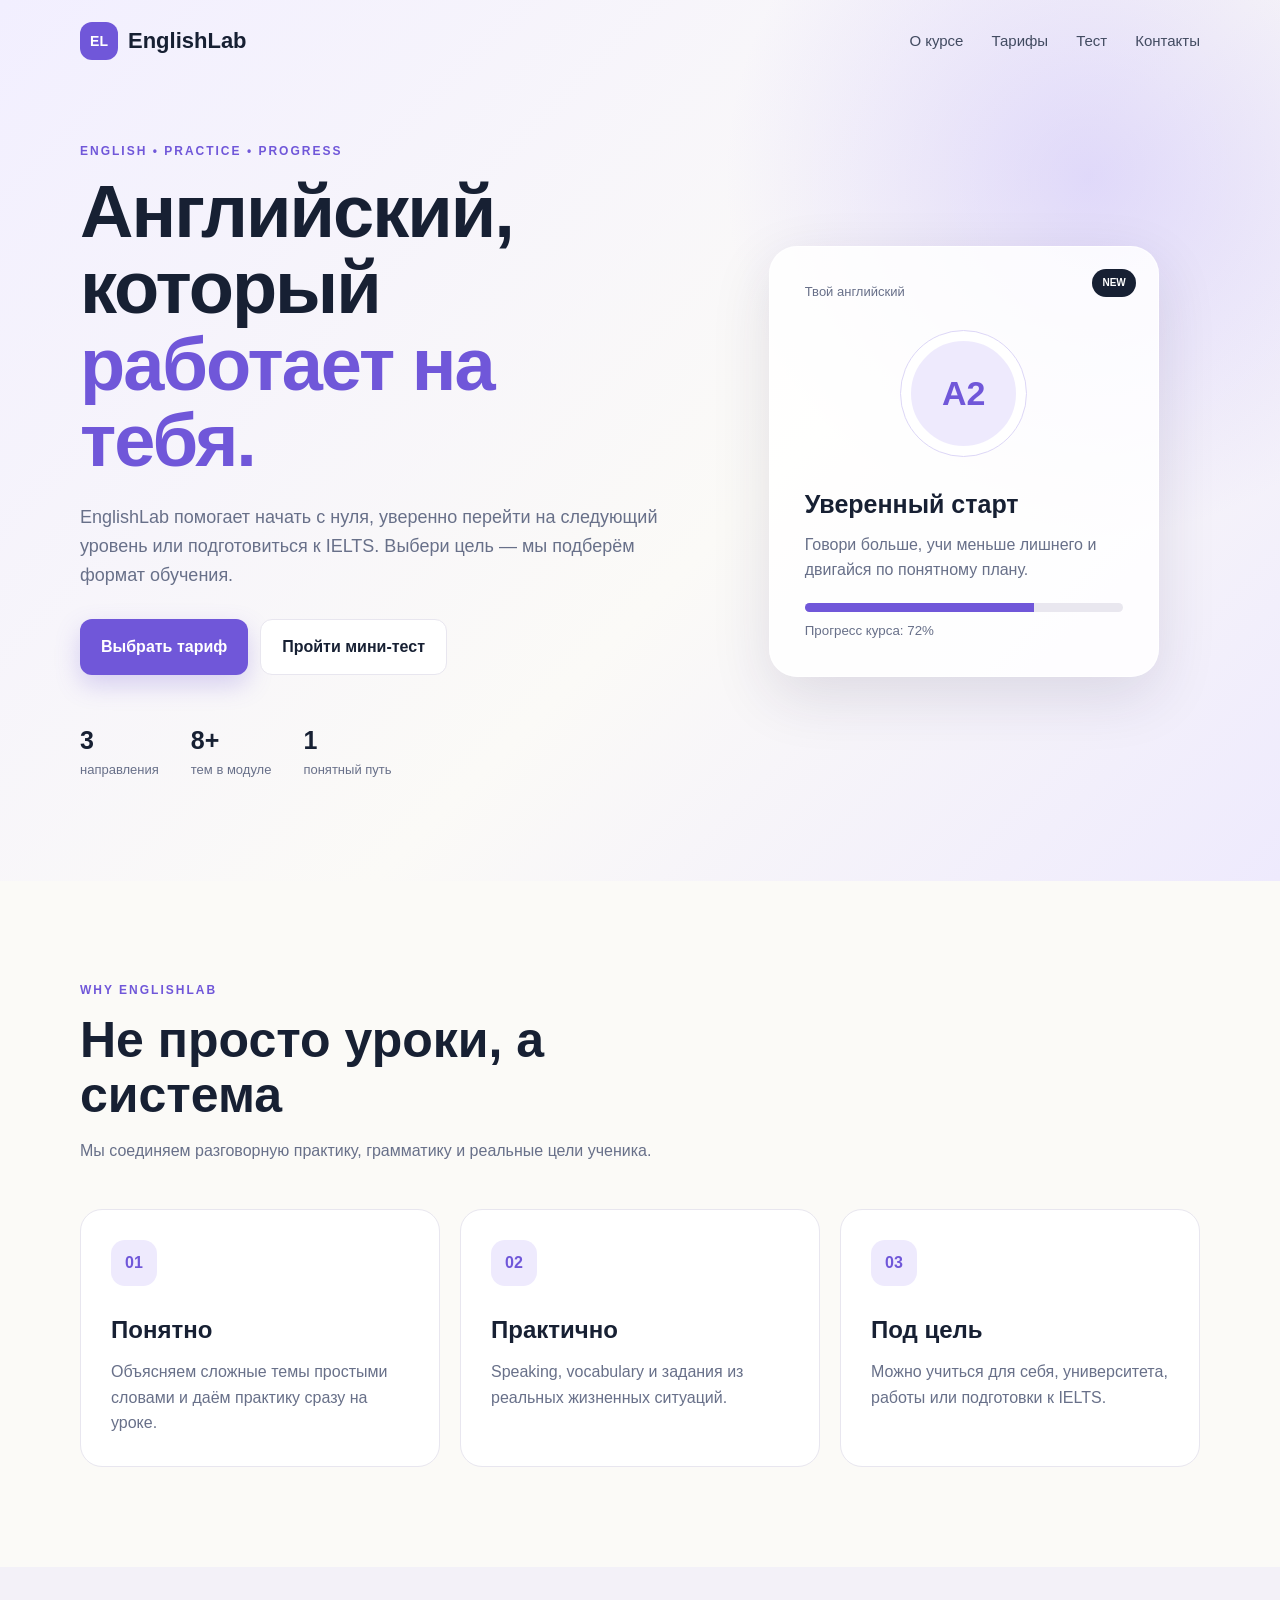
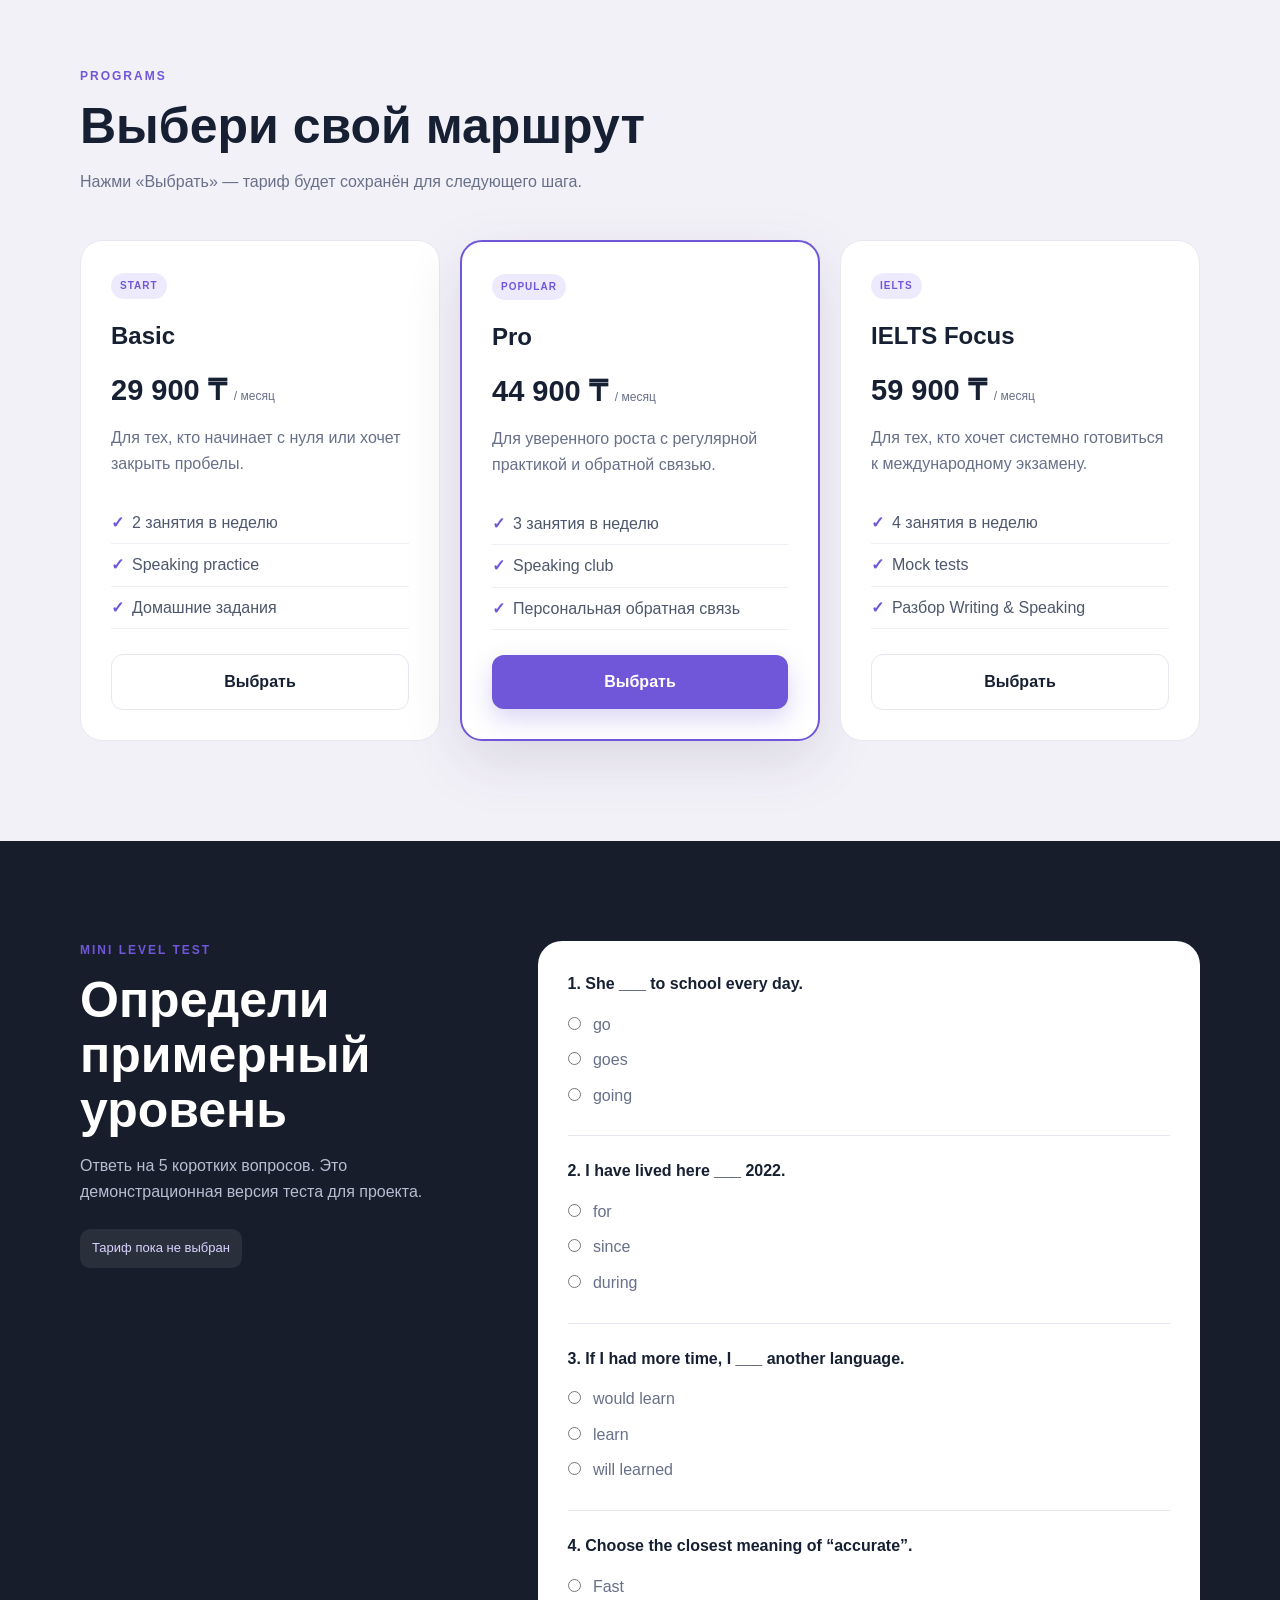
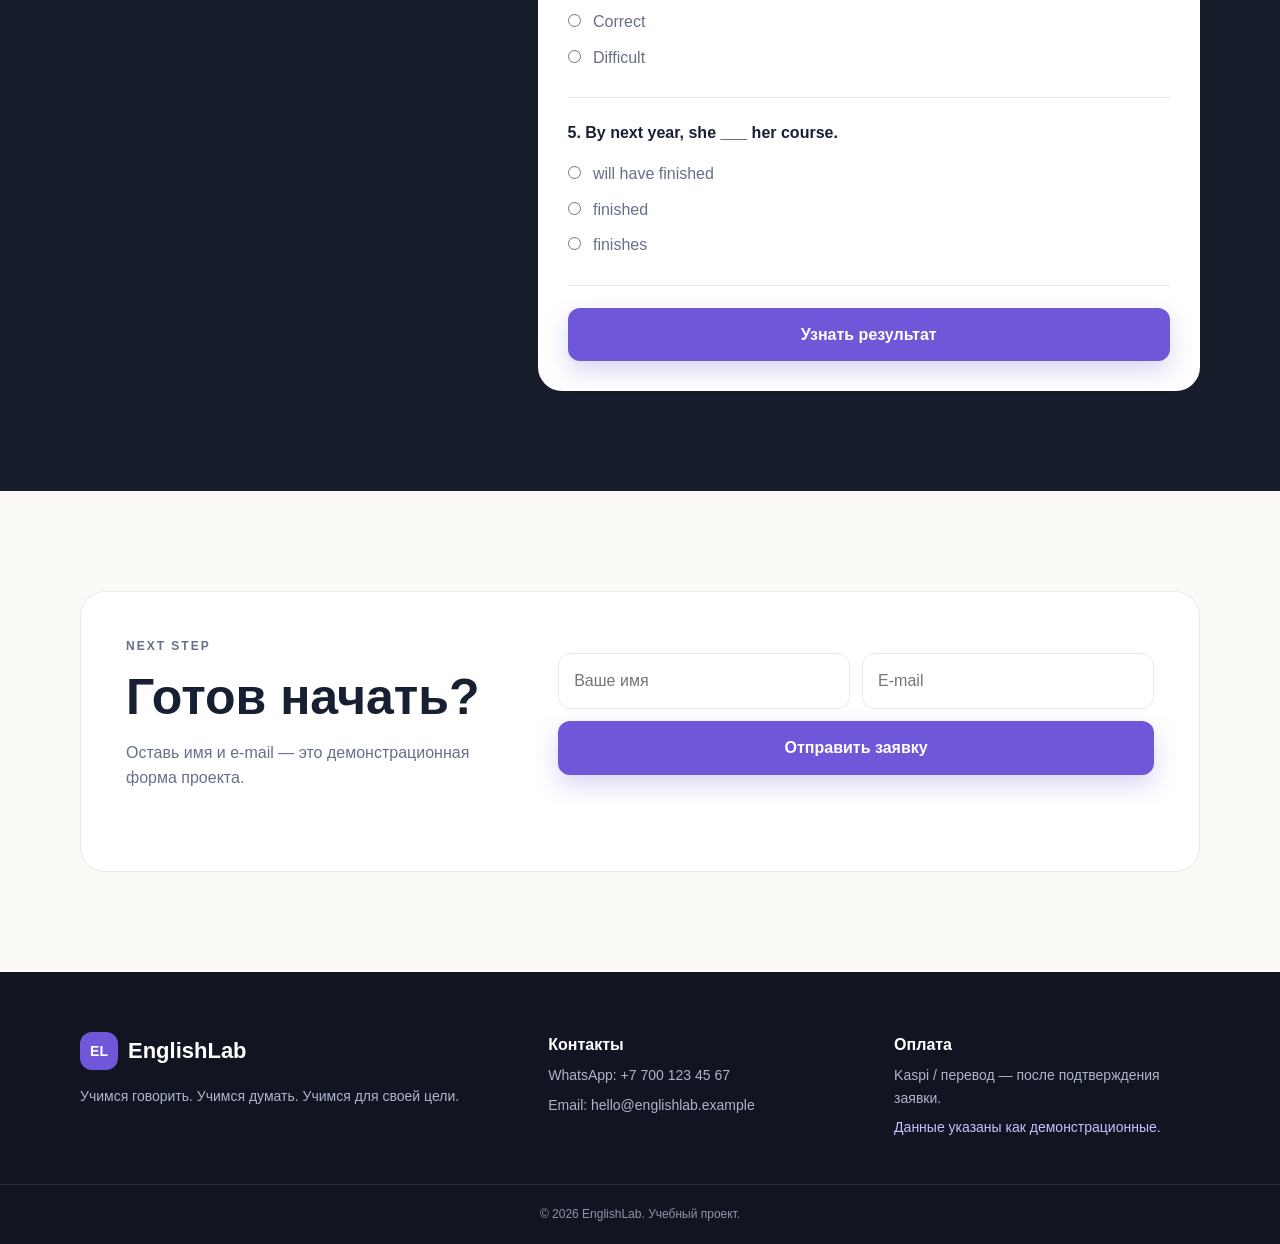
<file: index.html>
<!DOCTYPE html>
<html lang="ru">
<head>
    <meta charset="UTF-8">
    <meta name="viewport" content="width=device-width, initial-scale=1.0">
    <meta name="description" content="EnglishLab — онлайн-курс английского языка с подбором уровня и тарифа.">
    <title>EnglishLab — английский для твоих целей</title>
    <link rel="stylesheet" href="style.css">
</head>
<body>
    <header class="site-header" id="home">
        <nav class="navbar container" aria-label="Основная навигация">
            <a class="logo" href="#home"><span>EL</span> EnglishLab</a>
            <button class="menu-toggle" id="menuToggle" aria-label="Открыть меню">☰</button>
            <div class="nav-links" id="navLinks">
                <a href="#about">О курсе</a>
                <a href="#programs">Тарифы</a>
                <a href="#test">Тест</a>
                <a href="#contacts">Контакты</a>
            </div>
        </nav>

        <div class="hero container">
            <div class="hero-text">
                <p class="eyebrow">ENGLISH • PRACTICE • PROGRESS</p>
                <h1>Английский, который <span>работает на тебя.</span></h1>
                <p class="hero-description">
                    EnglishLab помогает начать с нуля, уверенно перейти на следующий уровень
                    или подготовиться к IELTS. Выбери цель — мы подберём формат обучения.
                </p>
                <div class="hero-actions">
                    <a class="btn btn-primary" href="#programs">Выбрать тариф</a>
                    <a class="btn btn-secondary" href="#test">Пройти мини-тест</a>
                </div>
                <div class="hero-stats">
                    <div><strong>3</strong><span>направления</span></div>
                    <div><strong>8+</strong><span>тем в модуле</span></div>
                    <div><strong>1</strong><span>понятный путь</span></div>
                </div>
            </div>

            <div class="hero-card">
                <div class="floating-badge">NEW</div>
                <p class="card-label">Твой английский</p>
                <div class="level-circle">A2</div>
                <h3>Уверенный старт</h3>
                <p>Говори больше, учи меньше лишнего и двигайся по понятному плану.</p>
                <div class="progress"><span></span></div>
                <small>Прогресс курса: 72%</small>
            </div>
        </div>
    </header>

    <main>
        <section class="section about" id="about">
            <div class="container">
                <div class="section-heading">
                    <p class="eyebrow">WHY ENGLISHLAB</p>
                    <h2>Не просто уроки, а система</h2>
                    <p>Мы соединяем разговорную практику, грамматику и реальные цели ученика.</p>
                </div>

                <div class="features-grid">
                    <article class="feature-card">
                        <div class="icon">01</div>
                        <h3>Понятно</h3>
                        <p>Объясняем сложные темы простыми словами и даём практику сразу на уроке.</p>
                    </article>
                    <article class="feature-card">
                        <div class="icon">02</div>
                        <h3>Практично</h3>
                        <p>Speaking, vocabulary и задания из реальных жизненных ситуаций.</p>
                    </article>
                    <article class="feature-card">
                        <div class="icon">03</div>
                        <h3>Под цель</h3>
                        <p>Можно учиться для себя, университета, работы или подготовки к IELTS.</p>
                    </article>
                </div>
            </div>
        </section>

        <section class="section programs" id="programs">
            <div class="container">
                <div class="section-heading">
                    <p class="eyebrow">PROGRAMS</p>
                    <h2>Выбери свой маршрут</h2>
                    <p>Нажми «Выбрать» — тариф будет сохранён для следующего шага.</p>
                </div>

                <div class="pricing-grid">
                    <article class="price-card">
                        <span class="tag">START</span>
                        <h3>Basic</h3>
                        <p class="price">29 900 ₸ <small>/ месяц</small></p>
                        <p>Для тех, кто начинает с нуля или хочет закрыть пробелы.</p>
                        <ul>
                            <li>2 занятия в неделю</li>
                            <li>Speaking practice</li>
                            <li>Домашние задания</li>
                        </ul>
                        <button class="btn btn-outline plan-btn" data-plan="Basic" data-price="29 900 ₸">Выбрать</button>
                    </article>

                    <article class="price-card popular">
                        <span class="tag">POPULAR</span>
                        <h3>Pro</h3>
                        <p class="price">44 900 ₸ <small>/ месяц</small></p>
                        <p>Для уверенного роста с регулярной практикой и обратной связью.</p>
                        <ul>
                            <li>3 занятия в неделю</li>
                            <li>Speaking club</li>
                            <li>Персональная обратная связь</li>
                        </ul>
                        <button class="btn btn-primary plan-btn" data-plan="Pro" data-price="44 900 ₸">Выбрать</button>
                    </article>

                    <article class="price-card">
                        <span class="tag">IELTS</span>
                        <h3>IELTS Focus</h3>
                        <p class="price">59 900 ₸ <small>/ месяц</small></p>
                        <p>Для тех, кто хочет системно готовиться к международному экзамену.</p>
                        <ul>
                            <li>4 занятия в неделю</li>
                            <li>Mock tests</li>
                            <li>Разбор Writing & Speaking</li>
                        </ul>
                        <button class="btn btn-outline plan-btn" data-plan="IELTS Focus" data-price="59 900 ₸">Выбрать</button>
                    </article>
                </div>
            </div>
        </section>

        <section class="section test-section" id="test">
            <div class="container test-layout">
                <div>
                    <p class="eyebrow">MINI LEVEL TEST</p>
                    <h2>Определи примерный уровень</h2>
                    <p>Ответь на 5 коротких вопросов. Это демонстрационная версия теста для проекта.</p>
                    <div class="selected-plan" id="selectedPlan">Тариф пока не выбран</div>
                </div>

                <form class="test-card" id="levelTest">
                    <div class="question">
                        <p>1. She ___ to school every day.</p>
                        <label><input type="radio" name="q1" value="0"> go</label>
                        <label><input type="radio" name="q1" value="1"> goes</label>
                        <label><input type="radio" name="q1" value="0"> going</label>
                    </div>
                    <div class="question">
                        <p>2. I have lived here ___ 2022.</p>
                        <label><input type="radio" name="q2" value="0"> for</label>
                        <label><input type="radio" name="q2" value="1"> since</label>
                        <label><input type="radio" name="q2" value="0"> during</label>
                    </div>
                    <div class="question">
                        <p>3. If I had more time, I ___ another language.</p>
                        <label><input type="radio" name="q3" value="1"> would learn</label>
                        <label><input type="radio" name="q3" value="0"> learn</label>
                        <label><input type="radio" name="q3" value="0"> will learned</label>
                    </div>
                    <div class="question">
                        <p>4. Choose the closest meaning of “accurate”.</p>
                        <label><input type="radio" name="q4" value="0"> Fast</label>
                        <label><input type="radio" name="q4" value="1"> Correct</label>
                        <label><input type="radio" name="q4" value="0"> Difficult</label>
                    </div>
                    <div class="question">
                        <p>5. By next year, she ___ her course.</p>
                        <label><input type="radio" name="q5" value="1"> will have finished</label>
                        <label><input type="radio" name="q5" value="0"> finished</label>
                        <label><input type="radio" name="q5" value="0"> finishes</label>
                    </div>

                    <button class="btn btn-primary full" type="submit">Узнать результат</button>
                    <div class="result" id="result" aria-live="polite"></div>
                </form>
            </div>
        </section>

        <section class="section signup" id="signup">
            <div class="container signup-card">
                <div>
                    <p class="eyebrow">NEXT STEP</p>
                    <h2>Готов начать?</h2>
                    <p>Оставь имя и e-mail — это демонстрационная форма проекта.</p>
                </div>
                <form id="signupForm" class="signup-form">
                    <input id="nameInput" type="text" placeholder="Ваше имя" required>
                    <input id="emailInput" type="email" placeholder="E-mail" required>
                    <button class="btn btn-primary" type="submit">Отправить заявку</button>
                </form>
                <p class="form-message" id="formMessage" aria-live="polite"></p>
            </div>
        </section>
    </main>

    <footer class="site-footer" id="contacts">
        <div class="container footer-grid">
            <div>
                <a class="logo footer-logo" href="#home"><span>EL</span> EnglishLab</a>
                <p>Учимся говорить. Учимся думать. Учимся для своей цели.</p>
            </div>
            <div>
                <h3>Контакты</h3>
                <p>WhatsApp: +7 700 123 45 67</p>
                <p>Email: hello@englishlab.example</p>
            </div>
            <div>
                <h3>Оплата</h3>
                <p>Kaspi / перевод — после подтверждения заявки.</p>
                <p class="demo-note">Данные указаны как демонстрационные.</p>
            </div>
        </div>
        <div class="copyright">© 2026 EnglishLab. Учебный проект.</div>
    </footer>

    <script src="script.js"></script>
</body>
</html>
</file>
<file: style.css>
* {
    box-sizing: border-box;
    margin: 0;
    padding: 0;
}

:root {
    --ink: #172033;
    --muted: #687089;
    --paper: #fbfaf7;
    --white: #ffffff;
    --accent: #7057d9;
    --accent-dark: #5740b9;
    --accent-soft: #eeeafd;
    --line: #e8e6ef;
    --shadow: 0 20px 60px rgba(38, 29, 77, 0.12);
}

html {
    scroll-behavior: smooth;
}

body {
    font-family: Arial, Helvetica, sans-serif;
    color: var(--ink);
    background: var(--paper);
    line-height: 1.6;
}

a {
    color: inherit;
    text-decoration: none;
}

button,
input {
    font: inherit;
}

.container {
    width: min(1120px, 92%);
    margin: 0 auto;
}

.site-header {
    min-height: 720px;
    background:
        radial-gradient(circle at 85% 20%, rgba(173, 155, 255, .35), transparent 28%),
        linear-gradient(135deg, #f2efff 0%, #fbfaf7 58%, #eeeafd 100%);
    overflow: hidden;
}

.navbar {
    min-height: 82px;
    display: flex;
    align-items: center;
    justify-content: space-between;
    gap: 25px;
}

.logo {
    font-size: 22px;
    font-weight: 800;
    display: flex;
    align-items: center;
    gap: 10px;
}

.logo span {
    width: 38px;
    height: 38px;
    display: grid;
    place-items: center;
    color: white;
    background: var(--accent);
    border-radius: 12px;
    font-size: 14px;
}

.nav-links {
    display: flex;
    gap: 28px;
    color: #424b61;
    font-size: 15px;
}

.nav-links a:hover {
    color: var(--accent);
}

.menu-toggle {
    display: none;
    border: 0;
    background: transparent;
    font-size: 28px;
    cursor: pointer;
}

.hero {
    min-height: 638px;
    display: grid;
    grid-template-columns: 1.1fr .9fr;
    align-items: center;
    gap: 70px;
    padding: 60px 0 100px;
}

.eyebrow {
    color: var(--accent);
    font-size: 12px;
    font-weight: 800;
    letter-spacing: 2px;
    margin-bottom: 13px;
}

.hero h1 {
    max-width: 720px;
    font-size: clamp(44px, 6vw, 74px);
    line-height: 1.03;
    letter-spacing: -2px;
}

.hero h1 span {
    color: var(--accent);
}

.hero-description {
    max-width: 620px;
    color: var(--muted);
    font-size: 18px;
    margin: 24px 0 30px;
}

.hero-actions {
    display: flex;
    flex-wrap: wrap;
    gap: 12px;
}

.btn {
    border: 0;
    border-radius: 12px;
    padding: 14px 21px;
    cursor: pointer;
    font-weight: 700;
    transition: .2s ease;
    display: inline-flex;
    justify-content: center;
    align-items: center;
}

.btn:hover {
    transform: translateY(-2px);
}

.btn-primary {
    color: white;
    background: var(--accent);
    box-shadow: 0 10px 25px rgba(112, 87, 217, .25);
}

.btn-primary:hover {
    background: var(--accent-dark);
}

.btn-secondary,
.btn-outline {
    color: var(--ink);
    background: white;
    border: 1px solid var(--line);
}

.btn-outline:hover,
.btn-secondary:hover {
    border-color: var(--accent);
    color: var(--accent);
}

.hero-stats {
    display: flex;
    gap: 32px;
    margin-top: 45px;
}

.hero-stats div {
    display: grid;
}

.hero-stats strong {
    font-size: 25px;
}

.hero-stats span {
    color: var(--muted);
    font-size: 13px;
}

.hero-card {
    position: relative;
    max-width: 390px;
    justify-self: center;
    width: 100%;
    padding: 35px;
    border-radius: 28px;
    background: rgba(255, 255, 255, .85);
    border: 1px solid rgba(255,255,255,.8);
    box-shadow: var(--shadow);
}

.floating-badge {
    position: absolute;
    top: 22px;
    right: 22px;
    background: #172033;
    color: white;
    padding: 6px 10px;
    border-radius: 99px;
    font-size: 10px;
    font-weight: 800;
}

.card-label {
    color: var(--muted);
    font-size: 13px;
}

.level-circle {
    width: 125px;
    height: 125px;
    border-radius: 50%;
    display: grid;
    place-items: center;
    margin: 28px auto;
    background: var(--accent-soft);
    color: var(--accent);
    border: 10px solid white;
    outline: 1px solid #ddd7f7;
    font-size: 34px;
    font-weight: 800;
}

.hero-card h3 {
    font-size: 25px;
}

.hero-card p:not(.card-label) {
    color: var(--muted);
    margin: 8px 0 20px;
}

.progress {
    height: 9px;
    background: #e9e7ef;
    border-radius: 99px;
    overflow: hidden;
}

.progress span {
    display: block;
    width: 72%;
    height: 100%;
    background: var(--accent);
}

.hero-card small {
    display: block;
    color: var(--muted);
    margin-top: 8px;
}

.section {
    padding: 100px 0;
}

.section-heading {
    max-width: 680px;
    margin-bottom: 45px;
}

.section-heading h2,
.test-layout h2,
.signup-card h2 {
    font-size: clamp(32px, 4vw, 50px);
    line-height: 1.1;
    margin-bottom: 15px;
}

.section-heading p:last-child,
.test-layout > div > p:not(.eyebrow),
.signup-card p {
    color: var(--muted);
}

.features-grid,
.pricing-grid {
    display: grid;
    grid-template-columns: repeat(3, 1fr);
    gap: 20px;
}

.feature-card,
.price-card {
    background: var(--white);
    border: 1px solid var(--line);
    border-radius: 22px;
    padding: 30px;
}

.feature-card:hover,
.price-card:hover {
    transform: translateY(-4px);
    box-shadow: var(--shadow);
    transition: .25s ease;
}

.icon {
    width: 46px;
    height: 46px;
    border-radius: 14px;
    display: grid;
    place-items: center;
    background: var(--accent-soft);
    color: var(--accent);
    font-weight: 800;
    margin-bottom: 25px;
}

.feature-card h3,
.price-card h3 {
    font-size: 24px;
    margin-bottom: 10px;
}

.feature-card p,
.price-card > p {
    color: var(--muted);
}

.programs {
    background: #f3f1f8;
}

.price-card {
    position: relative;
}

.price-card.popular {
    border: 2px solid var(--accent);
    box-shadow: var(--shadow);
}

.tag {
    display: inline-block;
    padding: 5px 9px;
    border-radius: 99px;
    background: var(--accent-soft);
    color: var(--accent);
    font-size: 10px;
    font-weight: 800;
    letter-spacing: 1px;
    margin-bottom: 18px;
}

.price {
    font-size: 29px;
    font-weight: 800;
    color: var(--ink) !important;
    margin: 12px 0 !important;
}

.price small {
    font-size: 12px;
    font-weight: 400;
    color: var(--muted);
}

.price-card ul {
    list-style: none;
    margin: 25px 0;
}

.price-card li {
    padding: 8px 0;
    color: #4e576c;
    border-bottom: 1px solid #f0eef4;
}

.price-card li::before {
    content: "✓";
    color: var(--accent);
    font-weight: 800;
    margin-right: 8px;
}

.price-card .btn {
    width: 100%;
}

.test-section {
    background: #181d2b;
    color: white;
}

.test-layout {
    display: grid;
    grid-template-columns: .75fr 1.25fr;
    gap: 60px;
    align-items: start;
}

.test-layout h2 {
    color: white;
}

.test-layout > div > p:not(.eyebrow) {
    color: #b7bdd0;
}

.selected-plan {
    display: inline-block;
    margin-top: 25px;
    padding: 9px 12px;
    border-radius: 10px;
    background: rgba(255,255,255,.08);
    color: #d9d3ff;
    font-size: 13px;
}

.test-card {
    background: white;
    color: var(--ink);
    border-radius: 24px;
    padding: 30px;
}

.question {
    padding: 0 0 22px;
    margin-bottom: 22px;
    border-bottom: 1px solid var(--line);
}

.question p {
    font-weight: 700;
    margin-bottom: 10px;
}

.question label {
    display: block;
    padding: 5px 0;
    color: var(--muted);
    cursor: pointer;
}

.question input {
    accent-color: var(--accent);
    margin-right: 8px;
}

.full {
    width: 100%;
}

.result {
    margin-top: 18px;
    padding: 15px;
    border-radius: 12px;
    background: var(--accent-soft);
    color: var(--ink);
    display: none;
}

.result.show {
    display: block;
}

.signup {
    background: var(--paper);
}

.signup-card {
    background: white;
    border: 1px solid var(--line);
    border-radius: 25px;
    padding: 45px;
    display: grid;
    grid-template-columns: .8fr 1.2fr;
    gap: 35px;
    align-items: center;
}

.signup-form {
    display: grid;
    grid-template-columns: 1fr 1fr;
    gap: 12px;
}

.signup-form input {
    min-width: 0;
    padding: 14px 15px;
    border: 1px solid var(--line);
    border-radius: 12px;
    outline: none;
}

.signup-form input:focus {
    border-color: var(--accent);
}

.signup-form .btn {
    grid-column: 1 / -1;
}

.form-message {
    grid-column: 1 / -1;
    color: var(--accent) !important;
    font-weight: 700;
}

.site-footer {
    background: #111522;
    color: white;
    padding: 60px 0 0;
}

.footer-grid {
    display: grid;
    grid-template-columns: 1.4fr 1fr 1fr;
    gap: 40px;
    padding-bottom: 45px;
}

.footer-grid p {
    color: #aeb5c8;
    margin-top: 7px;
    font-size: 14px;
}

.footer-grid h3 {
    font-size: 16px;
}

.footer-logo {
    margin-bottom: 15px;
}

.demo-note {
    color: #c9bfff !important;
}

.copyright {
    border-top: 1px solid rgba(255,255,255,.1);
    text-align: center;
    color: #8f96a9;
    padding: 20px;
    font-size: 12px;
}

@media (max-width: 850px) {
    .nav-links {
        display: none;
        position: absolute;
        z-index: 10;
        top: 72px;
        left: 4%;
        right: 4%;
        padding: 20px;
        background: white;
        border-radius: 16px;
        box-shadow: var(--shadow);
        flex-direction: column;
    }

    .nav-links.open {
        display: flex;
    }

    .menu-toggle {
        display: block;
    }

    .hero {
        grid-template-columns: 1fr;
        gap: 35px;
        padding-top: 40px;
    }

    .hero-card {
        max-width: 520px;
    }

    .features-grid,
    .pricing-grid {
        grid-template-columns: 1fr;
    }

    .test-layout,
    .signup-card,
    .footer-grid {
        grid-template-columns: 1fr;
    }
}

@media (max-width: 560px) {
    .site-header {
        min-height: auto;
    }

    .hero {
        padding-bottom: 70px;
    }

    .hero h1 {
        font-size: 42px;
    }

    .hero-description {
        font-size: 16px;
    }

    .hero-stats {
        gap: 18px;
    }

    .section {
        padding: 70px 0;
    }

    .signup-card,
    .test-card,
    .price-card,
    .feature-card {
        padding: 24px;
    }

    .signup-form {
        grid-template-columns: 1fr;
    }

    .signup-form .btn {
        grid-column: auto;
    }
}
</file>
